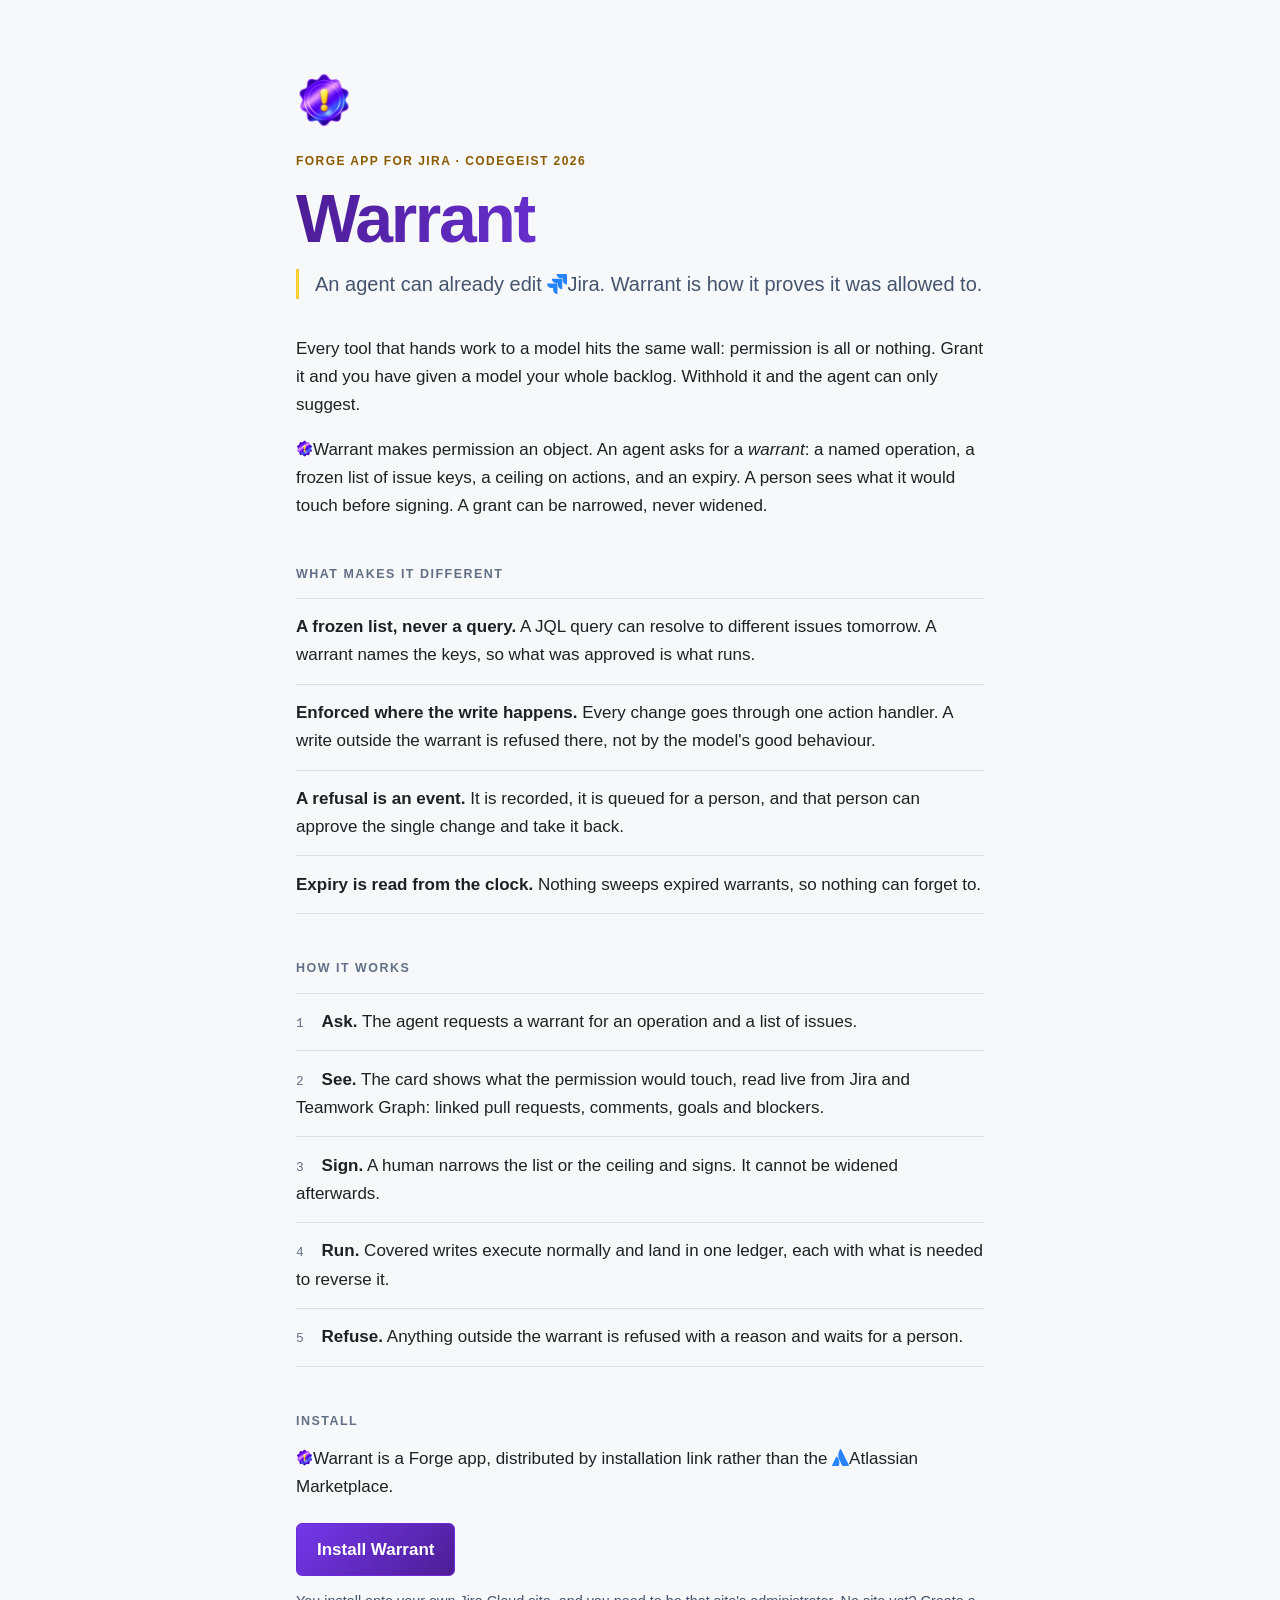
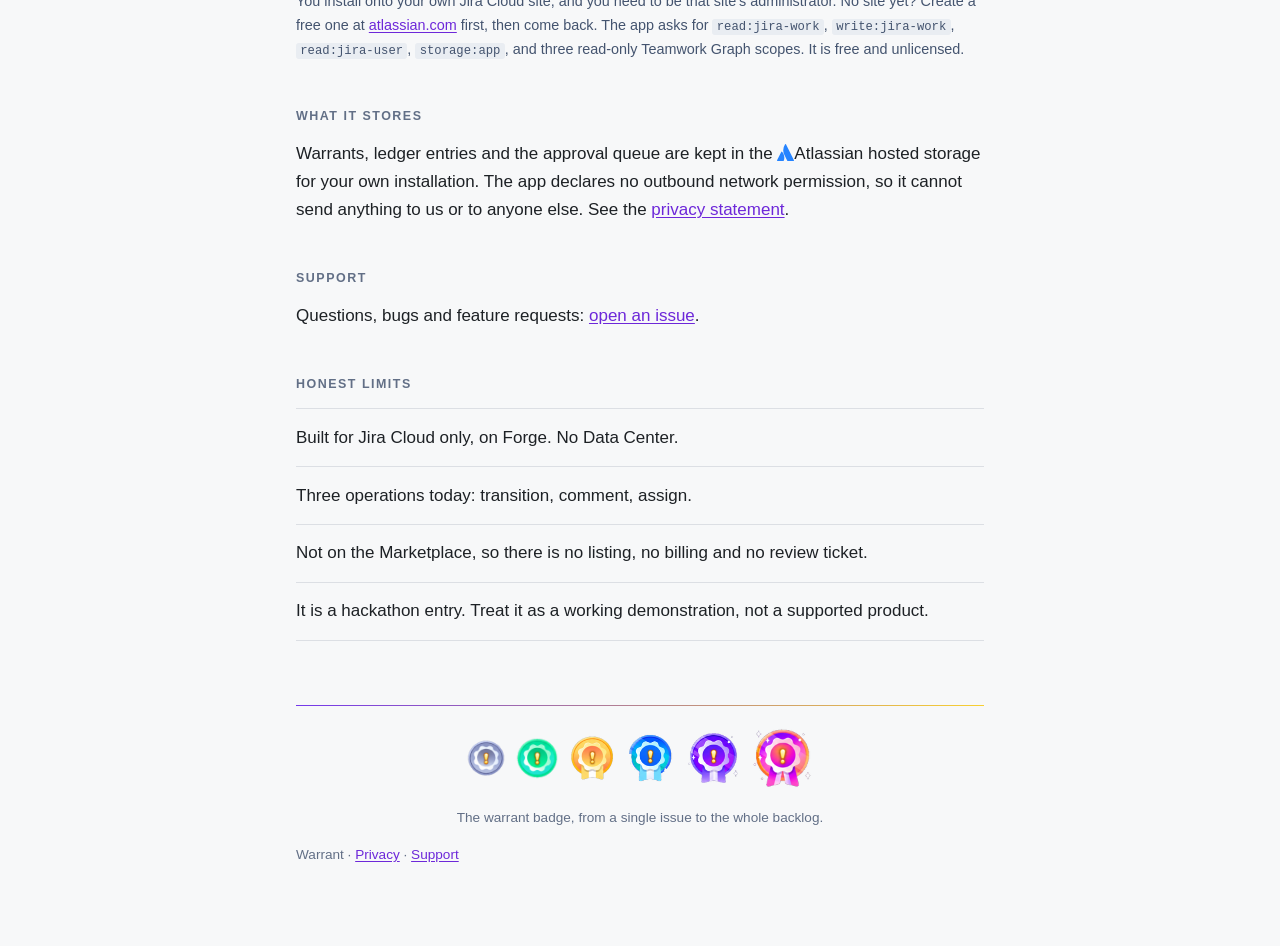
<file: index.html>
<!doctype html>
<html lang="en">
  <head>
    <meta charset="utf-8" />
    <meta name="viewport" content="width=device-width, initial-scale=1" />
    <title>Warrant: scoped authority for agents in Jira</title>
    <meta
      name="description"
      content="Warrant gives an AI agent permission to change specific Jira issues for a limited time, decided by a human, enforced at the write, and reversible afterwards."
    />
    <meta property="og:title" content="Warrant: scoped authority for agents in Jira" />
    <meta
      property="og:description"
      content="An agent can already edit Jira. Warrant is how it proves it was allowed to."
    />
    <meta property="og:type" content="website" />
    <meta property="og:image" content="https://xarkgg.github.io/warrant-site/og.png" />
    <meta property="og:image:width" content="1200" />
    <meta property="og:image:height" content="630" />
    <meta property="og:image:alt" content="The Warrant badge beside the word Warrant and its one-line description." />
    <meta name="twitter:card" content="summary_large_image" />
    <link rel="icon" href="favicon.png" type="image/png" sizes="64x64" />
    <link rel="apple-touch-icon" href="apple-touch-icon.png" />
    <link rel="stylesheet" href="style.css" />
  </head>
  <body>
    <main>
      <img class="mark" src="mark.png" width="56" height="56" alt="" />
      <p class="kicker">Forge app for Jira · Codegeist 2026</p>
      <h1>Warrant</h1>
      <p class="lede">
        An agent can already edit <svg class="bic" viewBox="0 0 24 24" fill="#2684ff" role="img" aria-label="Jira"><path d="M11.571 11.513H0a5.218 5.218 0 0 0 5.232 5.215h2.13v2.057A5.215 5.215 0 0 0 12.575 24V12.518a1.005 1.005 0 0 0-1.005-1.005zm5.723-5.756H5.736a5.215 5.215 0 0 0 5.215 5.214h2.129v2.058a5.218 5.218 0 0 0 5.215 5.214V6.758a1.001 1.001 0 0 0-1.001-1.001zM23.013 0H11.455a5.215 5.215 0 0 0 5.215 5.215h2.129v2.057A5.215 5.215 0 0 0 24 12.483V1.005A1.001 1.001 0 0 0 23.013 0Z"/></svg>Jira. Warrant is how it proves it was allowed to.
      </p>

      <p>
        Every tool that hands work to a model hits the same wall: permission is all or nothing.
        Grant it and you have given a model your whole backlog. Withhold it and the agent can
        only suggest.
      </p>
      <p>
        <img class="bic" src="mark.png" alt="" width="18" height="18">Warrant makes permission an object. An agent asks for a <em>warrant</em>: a named
        operation, a frozen list of issue keys, a ceiling on actions, and an expiry. A person
        sees what it would touch before signing. A grant can be narrowed, never widened.
      </p>

      <h2>What makes it different</h2>
      <ul class="points">
        <li>
          <strong>A frozen list, never a query.</strong> A JQL query can resolve to different
          issues tomorrow. A warrant names the keys, so what was approved is what runs.
        </li>
        <li>
          <strong>Enforced where the write happens.</strong> Every change goes through one
          action handler. A write outside the warrant is refused there, not by the model's
          good behaviour.
        </li>
        <li>
          <strong>A refusal is an event.</strong> It is recorded, it is queued for a person, and
          that person can approve the single change and take it back.
        </li>
        <li>
          <strong>Expiry is read from the clock.</strong> Nothing sweeps expired warrants, so
          nothing can forget to.
        </li>
      </ul>

      <h2>How it works</h2>
      <ol class="steps">
        <li><span>Ask.</span> The agent requests a warrant for an operation and a list of issues.</li>
        <li><span>See.</span> The card shows what the permission would touch, read live from Jira and Teamwork Graph: linked pull requests, comments, goals and blockers.</li>
        <li><span>Sign.</span> A human narrows the list or the ceiling and signs. It cannot be widened afterwards.</li>
        <li><span>Run.</span> Covered writes execute normally and land in one ledger, each with what is needed to reverse it.</li>
        <li><span>Refuse.</span> Anything outside the warrant is refused with a reason and waits for a person.</li>
      </ol>

      <h2 id="install">Install</h2>
      <p>
        <img class="bic" src="mark.png" alt="" width="18" height="18">Warrant is a Forge app, distributed by installation link rather than the
        <svg class="bic" viewBox="0 0 24 24" fill="#2684ff" role="img" aria-label="Atlassian"><path d="M7.12 11.084a.683.683 0 00-1.16.126L.075 22.974a.703.703 0 00.63 1.018h8.19a.678.678 0 00.63-.39c1.767-3.65.696-9.203-2.406-12.52zM11.434.386a15.515 15.515 0 00-.906 15.317l3.95 7.9a.703.703 0 00.628.388h8.19a.703.703 0 00.63-1.017L12.63.38a.664.664 0 00-1.196.006z"/></svg>Atlassian
        Marketplace.
      </p>
      <p class="install-line">
        <a
          class="button"
          id="install-link"
          href="https://developer.atlassian.com/console/install/d06aafb5-91a9-446d-9bcd-39aa170b361e?signature=AYABeLiKNKXf2s1xbY8BPfuZj0oAAAADAAdhd3Mta21zAEthcm46YXdzOmttczp1cy13ZXN0LTI6NzA5NTg3ODM1MjQzOmtleS83MDVlZDY3MC1mNTdjLTQxYjUtOWY5Yi1lM2YyZGNjMTQ2ZTcAuAECAQB4CxqLTo9l4lqXuFjNim1xJM%2Bp%2F3TVP9xHS2BrU5DRRucBzGRL9PJsw0mPBYoIfaAT0gAAAH4wfAYJKoZIhvcNAQcGoG8wbQIBADBoBgkqhkiG9w0BBwEwHgYJYIZIAWUDBAEuMBEEDIMwFS29CL3ra69CcAIBEIA7WIxTbaO3HTmfCDDHRQ%2BXOoIVYMrKTGrmBy6M%2BUcEafz6o6uSwL%2B%[base64]%2B9kBqx2xO%2FAAgEQgDud9IrZ84h9OLOa8w9MfarPlD2G1nKYShVyhZwgLHVy2InsCrOm%2BXNE0T49ID72ErukB1j00q%2BC5DB84AAHYXdzLWttcwBLYXJuOmF3czprbXM6dXMtZWFzdC0xOjcwOTU4NzgzNTI0MzprZXkvNmMxMjBiYTAtNGNkNS00OTg1LWI4MmUtNDBhMDQ5NTJjYzU3ALgBAgIAeDYASx0XCjkny4iLV6vz%2BKtEGSGT6kdt0QRpkn6D%2FlVEAV7ll4CQrji8SuNcOwCk2F0AAAB%2BMHwGCSqGSIb3DQEHBqBvMG0CAQAwaAYJKoZIhvcNAQcBMB4GCWCGSAFlAwQBLjARBAy2gy9Mh88hY3pvz9ECARCAO3TYgC%2Bp7KLvmWms57USj5rcWKM%2FcApZeNLm6DmLBoPXldO3JN1hyc%2FNlpXEXgzpIIGGyx2bbYbmwQl9AgAAAAAMAAAQAAAAAAAAAAAAAAAAAIby0uNiX32HczhOWBsnb2f%2F%2F%2F%2F%2FAAAAAQAAAAAAAAAAAAAAAQAAADLdXCRPX4Bfj9qY9oLyeF%2FQym4usmny6kEz%2BZvyhpVRTMorch1s1sdAOSuqVUUeTpdp1hX6%2F3MybBUk%2FQMr9zf3CSM%3D&amp;product=jira"
          >Install Warrant</a
        >
      </p>
      <p class="small">
        You install onto your own Jira Cloud site, and you need to be that site's administrator.
        No site yet? Create a free one at
        <a href="https://www.atlassian.com/software/jira/free">atlassian.com</a> first, then come
        back. The app asks for
        <code>read:jira-work</code>, <code>write:jira-work</code>, <code>read:jira-user</code>,
        <code>storage:app</code>, and three read-only Teamwork Graph scopes. It is free and
        unlicensed.
      </p>

      <h2>What it stores</h2>
      <p>
        Warrants, ledger entries and the approval queue are kept in the
        <svg class="bic" viewBox="0 0 24 24" fill="#2684ff" role="img" aria-label="Atlassian"><path d="M7.12 11.084a.683.683 0 00-1.16.126L.075 22.974a.703.703 0 00.63 1.018h8.19a.678.678 0 00.63-.39c1.767-3.65.696-9.203-2.406-12.52zM11.434.386a15.515 15.515 0 00-.906 15.317l3.95 7.9a.703.703 0 00.628.388h8.19a.703.703 0 00.63-1.017L12.63.38a.664.664 0 00-1.196.006z"/></svg>Atlassian hosted storage for
        your own installation. The app declares no outbound network permission, so it cannot send
        anything to us or to anyone else. See the <a href="privacy.html">privacy statement</a>.
      </p>

      <h2>Support</h2>
      <p>
        Questions, bugs and feature requests:
        <a href="https://github.com/xarkgg/warrant-site/issues">open an issue</a>.
      </p>

      <h2>Honest limits</h2>
      <ul class="points">
        <li>Built for Jira Cloud only, on Forge. No Data Center.</li>
        <li>Three operations today: transition, comment, assign.</li>
        <li>Not on the Marketplace, so there is no listing, no billing and no review ticket.</li>
        <li>It is a hackathon entry. Treat it as a working demonstration, not a supported product.</li>
      </ul>

      <footer>
        <div class="badges" aria-hidden="true">
          <img src="badges/rank-1.png" alt="" width="40" height="40" loading="lazy">
          <img src="badges/rank-2.png" alt="" width="44" height="44" loading="lazy">
          <img src="badges/rank-3.png" alt="" width="48" height="48" loading="lazy">
          <img src="badges/rank-4.png" alt="" width="52" height="52" loading="lazy">
          <img src="badges/rank-5.png" alt="" width="56" height="56" loading="lazy">
          <img src="badges/rank-6.png" alt="" width="64" height="64" loading="lazy">
        </div>
        <p class="badges-note">The warrant badge, from a single issue to the whole backlog.</p>
        <p>
          Warrant · <a href="privacy.html">Privacy</a> ·
          <a href="https://github.com/xarkgg/warrant-site/issues">Support</a>
        </p>
      </footer>
    </main>
  </body>
</html>
</file>
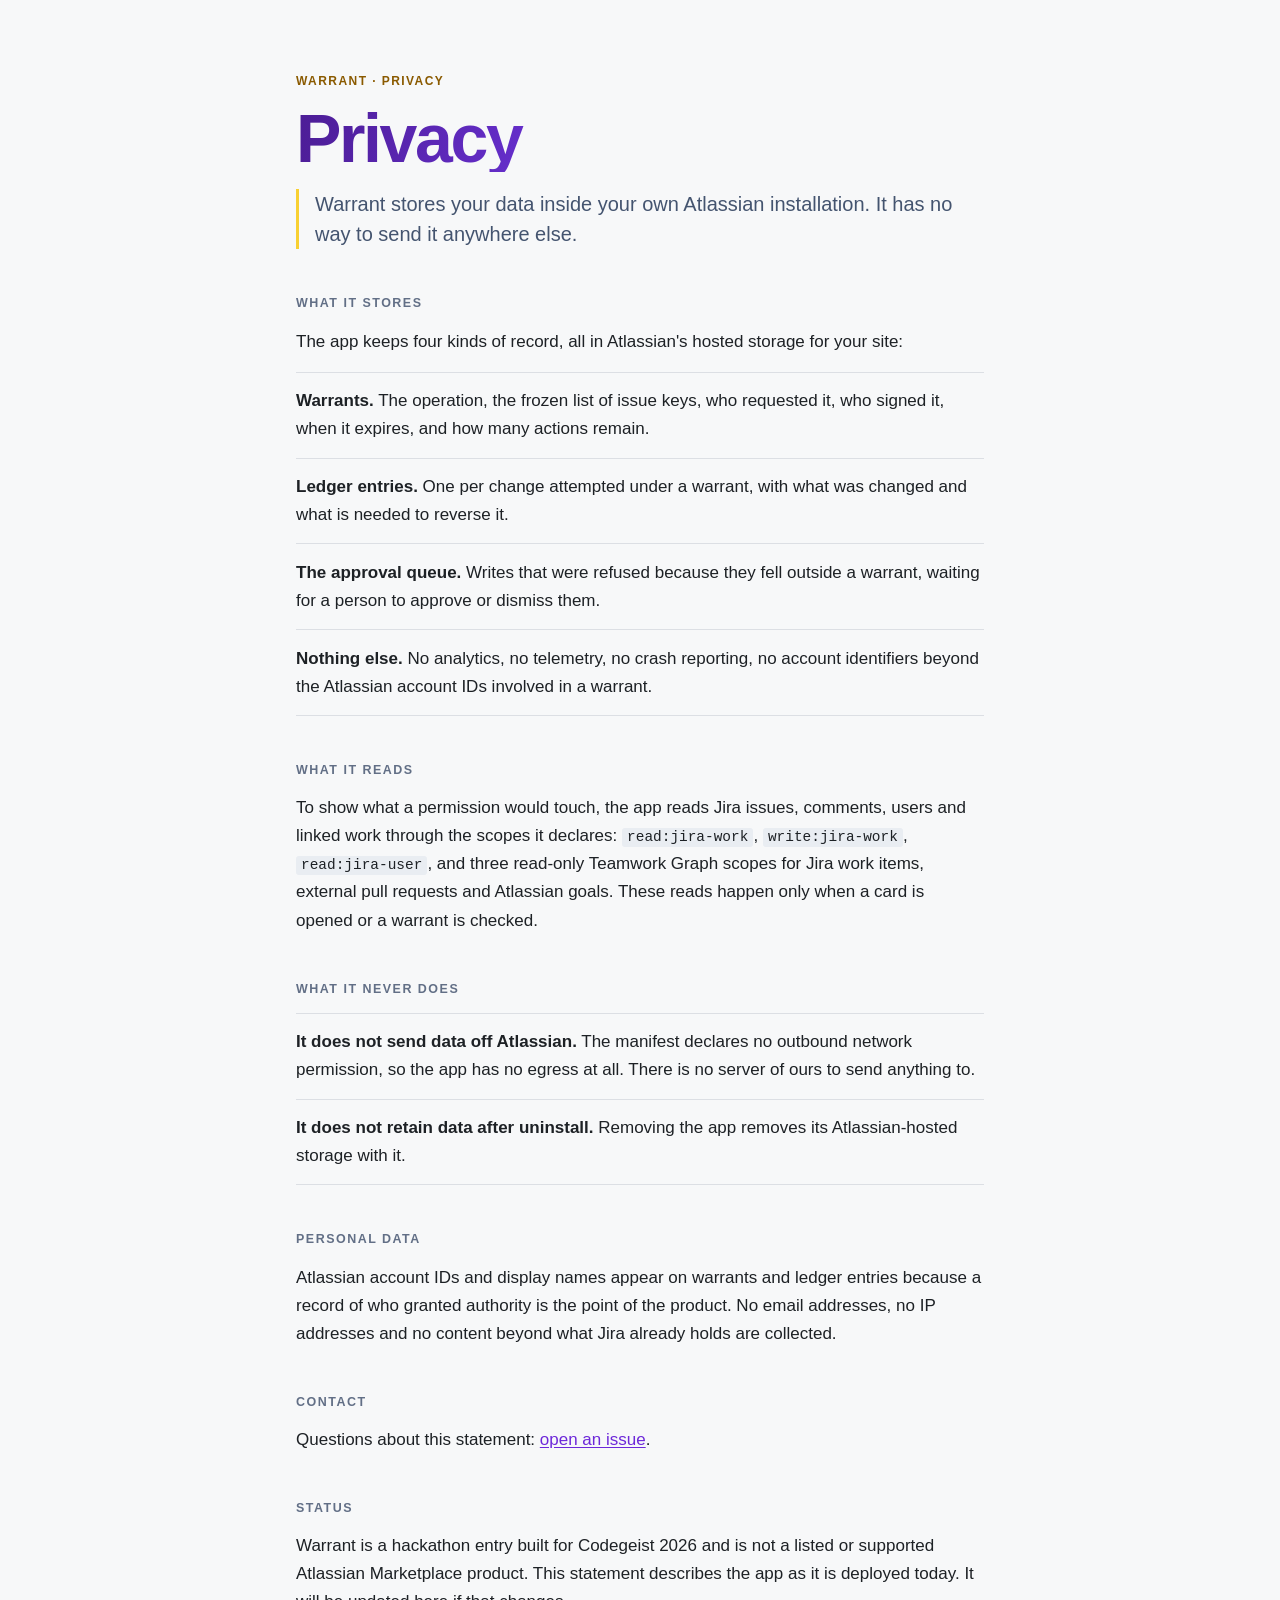
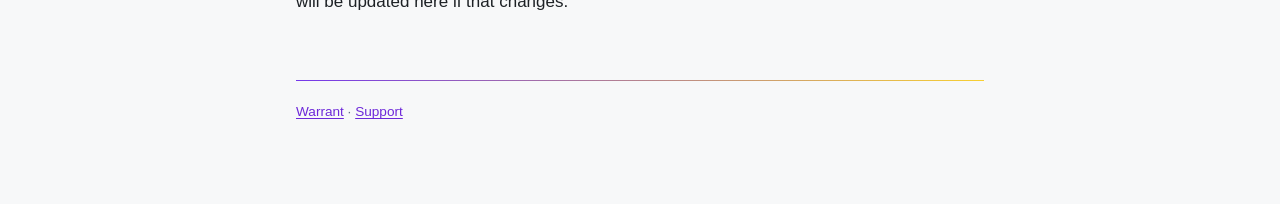
<file: privacy.html>
<!doctype html>
<html lang="en">
  <head>
    <meta charset="utf-8" />
    <meta name="viewport" content="width=device-width, initial-scale=1" />
    <title>Warrant: privacy statement</title>
    <meta
      name="description"
      content="What the Warrant Forge app stores, where it stores it, and what it never does."
    />
    <link rel="icon" href="favicon.png" type="image/png" sizes="64x64" />
    <link rel="stylesheet" href="style.css" />
  </head>
  <body>
    <main>
      <p class="kicker">Warrant · privacy</p>
      <h1>Privacy</h1>
      <p class="lede">
        Warrant stores your data inside your own Atlassian installation. It has no way to send it
        anywhere else.
      </p>

      <h2>What it stores</h2>
      <p>The app keeps four kinds of record, all in Atlassian's hosted storage for your site:</p>
      <ul class="points">
        <li>
          <strong>Warrants.</strong> The operation, the frozen list of issue keys, who requested
          it, who signed it, when it expires, and how many actions remain.
        </li>
        <li>
          <strong>Ledger entries.</strong> One per change attempted under a warrant, with what was
          changed and what is needed to reverse it.
        </li>
        <li>
          <strong>The approval queue.</strong> Writes that were refused because they fell outside
          a warrant, waiting for a person to approve or dismiss them.
        </li>
        <li>
          <strong>Nothing else.</strong> No analytics, no telemetry, no crash reporting, no account
          identifiers beyond the Atlassian account IDs involved in a warrant.
        </li>
      </ul>

      <h2>What it reads</h2>
      <p>
        To show what a permission would touch, the app reads Jira issues, comments, users and
        linked work through the scopes it declares: <code>read:jira-work</code>,
        <code>write:jira-work</code>, <code>read:jira-user</code>, and three read-only Teamwork
        Graph scopes for Jira work items, external pull requests and Atlassian goals. These reads
        happen only when a card is opened or a warrant is checked.
      </p>

      <h2>What it never does</h2>
      <ul class="points">
        <li>
          <strong>It does not send data off Atlassian.</strong> The manifest declares no outbound
          network permission, so the app has no egress at all. There is no server of ours to send
          anything to.
        </li>
        <li>
          <strong>It does not retain data after uninstall.</strong> Removing the app removes its
          Atlassian-hosted storage with it.
        </li>
      </ul>

      <h2>Personal data</h2>
      <p>
        Atlassian account IDs and display names appear on warrants and ledger entries because a
        record of who granted authority is the point of the product. No email addresses, no IP
        addresses and no content beyond what Jira already holds are collected.
      </p>

      <h2>Contact</h2>
      <p>
        Questions about this statement:
        <a href="https://github.com/xarkgg/warrant-site/issues">open an issue</a>.
      </p>

      <h2>Status</h2>
      <p>
        Warrant is a hackathon entry built for Codegeist 2026 and is not a listed or supported
        Atlassian Marketplace product. This statement describes the app as it is deployed today.
        It will be updated here if that changes.
      </p>

      <footer>
        <p>
          <a href="index.html">Warrant</a> ·
          <a href="https://github.com/xarkgg/warrant-site/issues">Support</a>
        </p>
      </footer>
    </main>
  </body>
</html>
</file>
<file: style.css>
:root {
  --ground: #f7f8f9;
  --raised: #ffffff;
  --ink: #1d2125;
  --ink2: #44546f;
  --ink3: #626f86;
  --line: #dcdfe4;
  --violet: #6d28d9;
  --vivid: #7438eb;
  --gold: #f8d032;
  --gold-ink: #8a5a00;
  --accent: var(--violet);
  --mono: ui-monospace, SFMono-Regular, "SF Mono", Menlo, Consolas, monospace;
}

* {
  box-sizing: border-box;
}

html {
  -webkit-text-size-adjust: 100%;
}

body {
  margin: 0;
  background: var(--ground);
  color: var(--ink);
  font: 400 17px/1.65 -apple-system, BlinkMacSystemFont, "Segoe UI", Roboto,
    "Helvetica Neue", sans-serif;
}

main {
  max-width: 46rem;
  margin: 0 auto;
  padding: 4.5rem 1.5rem 5rem;
}

.mark {
  display: block;
  width: 56px;
  height: 56px;
  margin: 0 0 1.5rem;
}

.kicker {
  margin: 0 0 0.75rem;
  font-size: 0.75rem;
  font-weight: 700;
  letter-spacing: 0.12em;
  text-transform: uppercase;
  color: var(--gold-ink);
}

h1 {
  margin: 0;
  font-size: clamp(2.75rem, 9vw, 4.25rem);
  font-weight: 600;
  letter-spacing: -0.035em;
  line-height: 1;
}

@supports ((-webkit-background-clip: text) or (background-clip: text)) {
  h1 {
    background: linear-gradient(105deg, #4c1d95 0%, var(--vivid) 55%, var(--gold) 135%);
    -webkit-background-clip: text;
    background-clip: text;
    color: transparent;
  }
}

.lede {
  margin: 1.1rem 0 2.25rem;
  padding-left: 1rem;
  border-left: 3px solid var(--gold);
  font-size: 1.25rem;
  line-height: 1.5;
  color: var(--ink2);
}

h2 {
  margin: 2.75rem 0 0.85rem;
  font-size: 0.78rem;
  font-weight: 700;
  letter-spacing: 0.12em;
  text-transform: uppercase;
  color: var(--ink3);
}

p {
  margin: 0 0 1rem;
}

a {
  color: var(--accent);
  text-underline-offset: 2px;
}

code {
  font-family: var(--mono);
  font-size: 0.85em;
  background: #e9edf2;
  padding: 0.1em 0.35em;
  border-radius: 3px;
}

.points,
.steps {
  margin: 0;
  padding: 0;
  list-style: none;
  border-top: 1px solid var(--line);
}

.points li,
.steps li {
  padding: 0.9rem 0;
  border-bottom: 1px solid var(--line);
}

.steps li {
  counter-increment: step;
}

.steps li::before {
  content: counter(step);
  display: inline-block;
  width: 1.6rem;
  font-family: var(--mono);
  font-size: 0.8rem;
  color: var(--ink3);
}

.steps li span {
  font-weight: 600;
}

ol.steps {
  counter-reset: step;
}

.install-line {
  margin: 1.4rem 0 0.9rem;
}

.button {
  display: inline-block;
  padding: 0.7rem 1.25rem;
  border: 1px solid var(--violet);
  border-radius: 6px;
  background: linear-gradient(135deg, var(--vivid), #4c1d95);
  color: #fff;
  font-weight: 600;
  text-decoration: none;
}

.button:hover {
  filter: brightness(1.12);
}

.bic {
  width: 1em;
  height: 1em;
  vertical-align: -0.12em;
}

.small {
  font-size: 0.9rem;
  color: var(--ink2);
}

footer {
  margin-top: 4rem;
  padding-top: 1.25rem;
  border-top: 1px solid var(--line);
  border-image: linear-gradient(90deg, var(--vivid), var(--gold)) 1;
  font-size: 0.85rem;
  color: var(--ink3);
}

footer p {
  margin: 0;
}

.badges {
  display: flex;
  justify-content: center;
  align-items: center;
  gap: 0.55rem;
  margin: 0 0 1.1rem;
}

.badges-note {
  margin: 0 0 0.9rem;
  text-align: center;
}

@media (max-width: 360px) {
  .badges {
    gap: 0.25rem;
  }
  .badges img:nth-child(1) { width: 32px; height: 32px; }
  .badges img:nth-child(2) { width: 35px; height: 35px; }
  .badges img:nth-child(3) { width: 38px; height: 38px; }
  .badges img:nth-child(4) { width: 42px; height: 42px; }
  .badges img:nth-child(5) { width: 46px; height: 46px; }
  .badges img:nth-child(6) { width: 52px; height: 52px; }
}

@media (prefers-color-scheme: dark) {
  :root {
    --ground: #17181a;
    --raised: #1f2124;
    --ink: #e7e9ec;
    --ink2: #b9bfc8;
    --ink3: #8e96a1;
    --line: #2c2f34;
    --violet: #b79bfa;
    --vivid: #8b5cf6;
    --gold: #f8d032;
    --gold-ink: #f8d032;
    --accent: var(--violet);
  }

  code {
    background: #24272b;
  }

  @supports ((-webkit-background-clip: text) or (background-clip: text)) {
    h1 {
      background: linear-gradient(105deg, #ede9fe 0%, #b79bfa 30%, #8b5cf6 68%, var(--gold) 135%);
    }
  }
}
</file>
